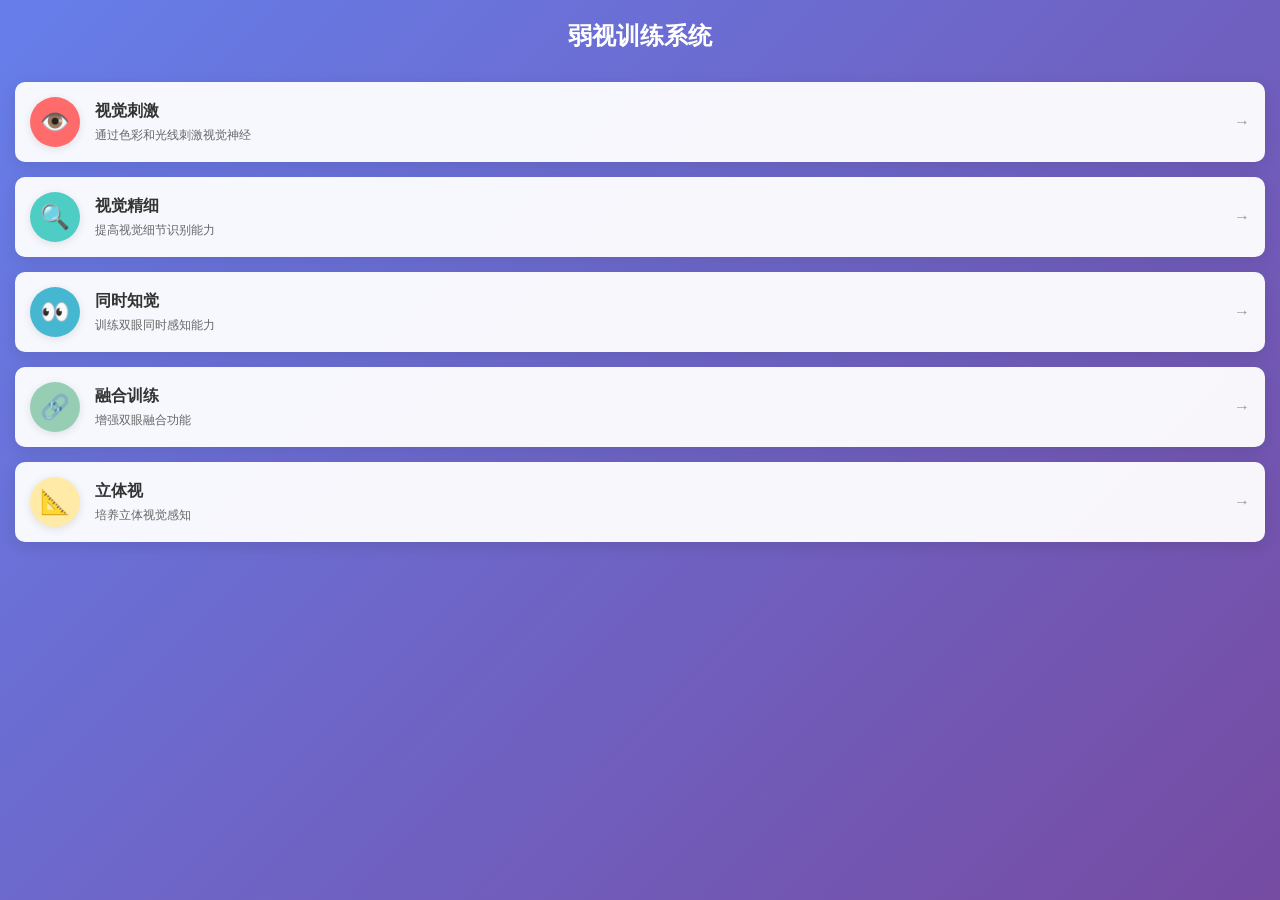
<file: index.html>
<!DOCTYPE html>
<html lang="zh-CN">
  <head>
    <link rel="stylesheet" href="/assets/uni.d2d02b84.css">

    <meta charset="UTF-8" />
    <script>
      var coverSupport = 'CSS' in window && typeof CSS.supports === 'function' && (CSS.supports('top: env(a)') ||
        CSS.supports('top: constant(a)'))
      document.write(
        '<meta name="viewport" content="width=device-width, user-scalable=no, initial-scale=1.0, maximum-scale=1.0, minimum-scale=1.0' +
        (coverSupport ? ', viewport-fit=cover' : '') + '" />')
    </script>
    <title>rsxl</title>
    <!--preload-links-->
    <!--app-context-->
    <script type="module" crossorigin src="/assets/index-CVZMJhMa.js"></script>
    <link rel="stylesheet" crossorigin href="/assets/index-C7CChAY5.css">
  </head>
  <body>
    <div id="app"><!--app-html--></div>
  </body>
</html>
</file>
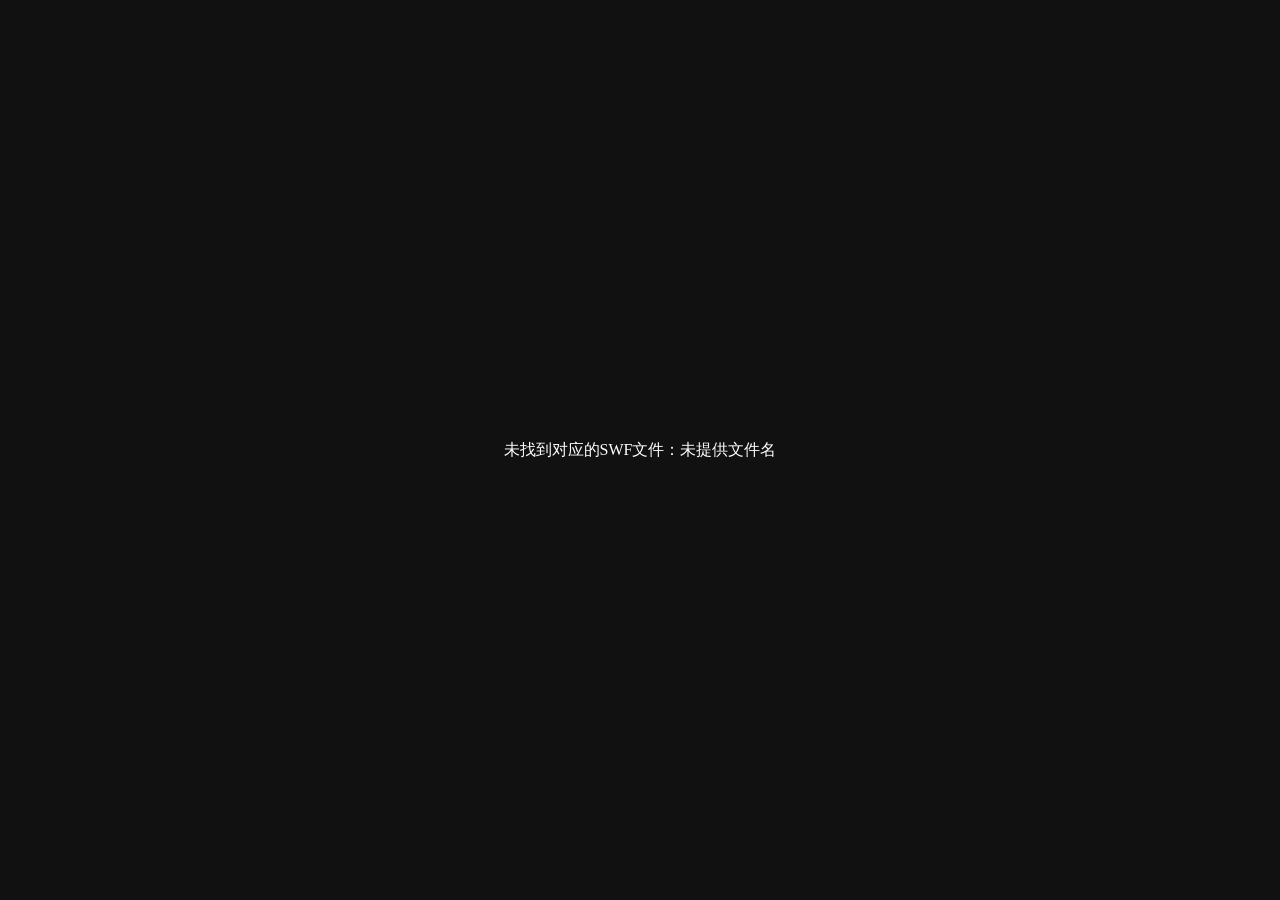
<file: static/swf-player/index.html>
<!DOCTYPE html>
<html lang="zh">
<head>
  <meta charset="UTF-8" />
  <meta name="viewport" content="width=device-width, initial-scale=1" />
  <title>SWF 播放器</title>
  <!-- <script src="/static/swf-player/ruffle/ruffle.js"></script> -->
  <!--<script src="https://rsxl-1301966675.cos.accelerate.myqcloud.com/ruffle/ruffle.js"></script>-->

    <!-- <script src="https://unpkg.com/@ruffle-rs/ruffle"></script> -->
	<script src="https://rsxl.work/static/swf-player/ruffle/ruffle.js"></script> 

  <script>
    window.RufflePlayer = window.RufflePlayer || {};
    window.RufflePlayer.config = { scale: 'fit', letterbox: 'off', quality: 'best' };
    function getParam(name) {
      const url = new URL(window.location.href);
      const val = url.searchParams.get(name);
      return val ? decodeURIComponent(val) : '';
    }
    async function swfExists(url) {
      try {
        const res = await fetch(url, { method: 'HEAD' });
        return res.ok;
      } catch (e) { return false; }
    }
    function isPC() {
      const ua = navigator.userAgent;
      return !(/Android|iPhone|iPad|iPod|Mobile|Tablet/i.test(ua));
    }
    function keyCodeFor(key) {
      switch (key) {
        case 'ArrowLeft': return 37;
        case 'ArrowUp': return 38;
        case 'ArrowRight': return 39;
        case 'ArrowDown': return 40;
        case 'Enter': return 13;
        case '1': return 49;
        case '2': return 50;
        case '3': return 51;
        case '4': return 52;
        default: return 0;
      }
    }
    function dispatchKey(type, key, player) {
      var keyCode = keyCodeFor(key);
      var evt = new KeyboardEvent(type, { key: key, code: key, keyCode: keyCode, which: keyCode, bubbles: true });
      try { Object.defineProperty(evt, 'keyCode', { get: function(){ return keyCode; } }); } catch(e){}
      try { Object.defineProperty(evt, 'which', { get: function(){ return keyCode; } }); } catch(e){}
      if (player) { player.dispatchEvent(evt); } else { document && document.dispatchEvent(evt); }
    }
    document.addEventListener('DOMContentLoaded', async () => {
      const file = getParam('file');
      const bg = getParam('bg');
      const v = getParam('v');
      const padRule = getParam('pad'); // 配置控制的虚拟键盘规则：'4' | '3' | '2' | 组合字母
      const padShow = getParam('padShow'); // 虚拟键盘默认显示(1/true)或隐藏(0/false)
      document.body.style.background = bg || '#111';
      const swfPath = file && file.includes('/') ? file : `https://cdn.jsdelivr.net/gh/zthub/rsxl@main/static/swf/${file}`;
      const swfUrl = `${swfPath}${v ? `?v=${v}` : ''}`;
      const exists = file && await swfExists(swfUrl);
      if (!exists) {
        const msg = document.getElementById('missing-msg');
        msg.innerText = `未找到对应的SWF文件：${file || '未提供文件名'}`;
        msg.style.display = 'flex';
        return;
      }
      const r = window.RufflePlayer?.newest();
      if (!r) return;
      const player = r.createPlayer();
      player.style.width = '100%';
      player.style.height = '100%';
      document.getElementById('player').appendChild(player);
      player.load(swfUrl);
      // 虚拟方向键初始化（非PC且存在padRule时显示）
      const pad = document.getElementById('virtual-pad');
      if (padRule) {
        var showDefault = padShow ? ((padShow === '1') || (String(padShow).toLowerCase() === 'true')) : true;
        pad.style.display = showDefault ? 'grid' : 'none';
        pad.style.gridTemplateRows = 'auto auto';
        // 解析 padRule：支持 '4'|'3'|'2' 以及由字母组成的集合，如 'lrd'、'lr'、'ud'，以及数字键 '1234' 和回车 'e'
        function parsePad(rule) {
          if (!rule) return [];
          var r = String(rule).toLowerCase();
          var letterMap = { l: 'ArrowLeft', r: 'ArrowRight', u: 'ArrowUp', d: 'ArrowDown', e: 'Enter' };
          if (/^[lrude]+$/.test(r)) {
            var arr = []; for (var i = 0; i < r.length; i++) { var ch = r.charAt(i); if (letterMap[ch]) arr.push(letterMap[ch]); }
            return arr;
          }
          // 先处理简写数量：'4'|'3'|'2' 映射为方向键集合
          switch (r) {
            case '4': return ['ArrowUp','ArrowLeft','ArrowDown','ArrowRight'];
            case '3': return ['ArrowLeft','ArrowRight','ArrowDown']; // 默认三键为 左、右、下
            case '2': return ['ArrowLeft','ArrowRight'];
          }
          // 再处理数字集合：如 '1234'、'12' 等，仅呈现指定的数字键
          if (/^[1234]+$/.test(r)) {
            var nums = []; for (var j = 0; j < r.length; j++) { var dj = r.charAt(j); if (/[1-4]/.test(dj)) nums.push(dj); }
            // 去重并按 1-4 排序
            var order = ['1','2','3','4']; var uniq = []; nums.forEach(function(k){ if (uniq.indexOf(k) < 0) uniq.push(k); }); uniq.sort(function(a,b){ return order.indexOf(a) - order.indexOf(b); });
            return uniq;
          }
          return [];
        }
        var keys = parsePad(padRule);
        if (!keys.length) { pad.style.display = 'none'; return; }
        var has = function(k){ return keys.indexOf(k) >= 0; };
        var udOnly = has('ArrowUp') && has('ArrowDown') && !has('ArrowLeft') && !has('ArrowRight') && !has('Enter');
        var numOnly = keys.every(function(k){ return ['1','2','3','4'].indexOf(k) >= 0; });
        pad.style.gridTemplateRows = (udOnly || numOnly) ? 'auto' : 'auto auto';
        pad.innerHTML = numOnly
          ? (function(){
              var order = ['1','2','3','4'];
              var html = '<div class="pad-row">';
              order.forEach(function(n){
                if (has(n)) { html += '<div class="pad-btn" data-key="'+n+'">'+n+'</div>'; }
              });
              html += '</div>';
              return html;
            })()
          : (udOnly
            ? '<div class="pad-row"><div class="pad-btn" data-key="ArrowUp">↑</div><div class="pad-btn" data-key="ArrowDown">↓</div></div>'
            : (has('ArrowUp') ? '<div class="pad-row"><div class="pad-btn" data-key="ArrowUp">↑</div></div>' : '') +
              '<div class="pad-row">' +
              (has('ArrowLeft') ? '<div class="pad-btn" data-key="ArrowLeft">←</div>' : '') +
              (has('ArrowDown') ? '<div class="pad-btn" data-key="ArrowDown">↓</div>' : '') +
              (has('ArrowRight') ? '<div class="pad-btn" data-key="ArrowRight">→</div>' : '') +
              (has('Enter') ? '<div class="pad-btn" data-key="Enter">↵</div>' : '') +
              '</div>'
            );
        // 创建显示/隐藏切换按钮（非PC且存在padRule）
        var toggle = document.getElementById('pad-toggle');
        if (!toggle) {
          toggle = document.createElement('div');
          toggle.id = 'pad-toggle';
          toggle.className = 'pad-toggle';
          toggle.setAttribute('data-on', showDefault ? '1' : '0');
          toggle.innerText = showDefault ? '隐藏键盘' : '显示键盘';
          pad.parentElement.appendChild(toggle);
        }
        function updateToggleLabel() {
          var vis = pad.style.display !== 'none';
          toggle.setAttribute('data-on', vis ? '1' : '0');
          toggle.innerText = vis ? '隐藏键盘' : '显示键盘';
        }
        toggle.addEventListener('click', function(e){
          if (e) { e.preventDefault && e.preventDefault(); e.stopPropagation && e.stopPropagation(); }
          var vis = pad.style.display !== 'none';
          pad.style.display = vis ? 'none' : 'grid';
          updateToggleLabel();
        });
        try { player.focus && player.focus(); } catch(e){}
        const target = player; // 将键盘事件分发到 Ruffle 播放器元素
        const activeIntervals = new Map();
        const pressTimers = new Map();
        const autoReleaseTimers = new Map();
        const pressedKeys = new Set();
        const pressStartTimes = new Map();
        // 全屏兼容：进入全屏时将虚拟键移入全屏元素，退出时移回
        var padOriginalParent = pad.parentElement;
        function handleFullscreenChange(){
          var fe = document.fullscreenElement || document.webkitFullscreenElement;
          var container = null;
          if (fe) {
            try {
              container = (player && player.shadowRoot) ? player.shadowRoot : fe;
              // 若在 Shadow DOM 中，需注入样式以保障虚拟键及切换按钮可见
              if (container === player.shadowRoot) {
                if (!container.querySelector('#pad-shadow-style')) {
                  var styleEl = document.createElement('style');
                  styleEl.id = 'pad-shadow-style';
                  styleEl.textContent = '.virtual-pad{position:fixed;left:50%;bottom:20px;transform:translateX(-50%);z-index:2147483647;display:grid;gap:12px;} .pad-row{display:flex;justify-content:center;gap:12px;} .pad-btn{width:56px;height:56px;border-radius:50%;background:rgba(0,0,0,0.6);color:#fff;display:flex;align-items:center;justify-content:center;font-size:20px;user-select:none;touch-action:manipulation;box-shadow:0 4px 12px rgba(0,0,0,0.25);} .pad-btn:active{background:rgba(0,0,0,0.8);} .pad-toggle{position:fixed;right:20px;bottom:20px;z-index:2147483647;background:rgba(0,0,0,0.6);color:#fff;padding:8px 12px;border-radius:999px;font-size:14px;user-select:none;touch-action:manipulation;box-shadow:0 4px 12px rgba(0,0,0,0.25);} .pad-toggle:active{background:rgba(0,0,0,0.8);}';
                  container.appendChild(styleEl);
                }
              }
              container.appendChild(pad);
              // 同步移动切换按钮到全屏容器
              var toggleEl = document.getElementById('pad-toggle');
              if (toggleEl) { container.appendChild(toggleEl); }
              // 全屏时使用固定定位确保相对屏幕定位
              pad.style.position = 'fixed';
              pad.style.zIndex = '2147483647';
              pad.style.pointerEvents = 'auto';
              if (toggleEl) {
                toggleEl.style.position = 'fixed';
                toggleEl.style.zIndex = '2147483647';
                toggleEl.style.pointerEvents = 'auto';
              }
            } catch(e){}
          } else {
            try {
              padOriginalParent && padOriginalParent.appendChild(pad);
              // 退出全屏时切回原容器并恢复层级
              var toggleEl2 = document.getElementById('pad-toggle');
              if (toggleEl2 && padOriginalParent) { padOriginalParent.appendChild(toggleEl2); }
              pad.style.position = 'fixed';
              pad.style.zIndex = '9999';
              pad.style.pointerEvents = 'auto';
              if (toggleEl2) {
                toggleEl2.style.position = 'fixed';
                toggleEl2.style.zIndex = '9999';
                toggleEl2.style.pointerEvents = 'auto';
              }
            } catch(e){}
          }
        }
        document.addEventListener('fullscreenchange', handleFullscreenChange);
        document.addEventListener('webkitfullscreenchange', handleFullscreenChange);
        // 同时监听宿主元素，提升兼容性
        player.addEventListener && player.addEventListener('fullscreenchange', handleFullscreenChange);
        player.addEventListener && player.addEventListener('webkitfullscreenchange', handleFullscreenChange);
        // 初始化一次，若已在全屏中
        handleFullscreenChange();
        function startKey(key) {
          // 如已按下则忽略，避免重复触发造成一次跳多格
          if (pressedKeys.has(key)) { return; }
          pressedKeys.add(key);
          pressStartTimes.set(key, Date.now());
          try { player && player.focus && player.focus(); } catch(e){}
          // 立即触发一次（单击只触发一次）
          dispatchKey('keydown', key, target);
          // 数字键不需要连续触发
          var isNumericKey = /^[1-4]$/.test(key);
          if (!isNumericKey) {
            const repeatMs = (function(rule){ var r = String(rule||'').toLowerCase(); return (r==='2'||r==='lr') ? 90 : 120; })(padRule);
            const t = setTimeout(function(){
              if (!pressedKeys.has(key)) return;
              if (activeIntervals.has(key)) return;
              const id = setInterval(function(){ dispatchKey('keydown', key, target); }, repeatMs);
              activeIntervals.set(key, id);
            }, 300);
            pressTimers.set(key, t);
          }
          // 兜底：若未收到结束事件（某些设备/浏览器偶发），自动释放，避免进入不可点击状态
          const auto = setTimeout(function(){
            if (pressedKeys.has(key) && !activeIntervals.has(key)) { endKey(key); }
          }, isNumericKey ? 200 : 700);
          autoReleaseTimers.set(key, auto);
        }
        function endKey(key) {
          const t = pressTimers.get(key);
          if (t) { clearTimeout(t); pressTimers.delete(key); }
          const auto = autoReleaseTimers.get(key);
          if (auto) { clearTimeout(auto); autoReleaseTimers.delete(key); }
          const id = activeIntervals.get(key);
          if (id) { clearInterval(id); activeIntervals.delete(key); }
          if (pressedKeys.has(key)) {
            pressedKeys.delete(key);
            pressStartTimes.delete(key);
            dispatchKey('keyup', key, target);
          }
        }
        const btns = pad.querySelectorAll('.pad-btn');
        var lastInputWasTouch = false;
        var resetTouchFlagTimer = null;
        btns.forEach(function(btn){
          var key = btn.dataset.key;
          var startTouch = function(e){
            if (e) { e.preventDefault && e.preventDefault(); e.stopPropagation && e.stopPropagation(); }
            lastInputWasTouch = true;
            if (resetTouchFlagTimer) { clearTimeout(resetTouchFlagTimer); }
            resetTouchFlagTimer = setTimeout(function(){ lastInputWasTouch = false; }, 500);
            startKey(key);
          };
          var startMouse = function(e){
            if (e) { e.preventDefault && e.preventDefault(); e.stopPropagation && e.stopPropagation(); }
            if (lastInputWasTouch) return;
            startKey(key);
          };
          var end = function(e){
            if (e) { e.preventDefault && e.preventDefault(); e.stopPropagation && e.stopPropagation(); }
            endKey(key);
          };
          btn.addEventListener('touchstart', startTouch, { passive: false });
          btn.addEventListener('touchend', end, { passive: false });
          btn.addEventListener('touchcancel', end, { passive: false });
          btn.addEventListener('mousedown', startMouse);
          btn.addEventListener('mouseup', end);
          btn.addEventListener('mouseleave', end);
        });
      }
    });
  </script>
  <style>
    html, body { height: 100%; }
    body { margin: 0; }
    #player { width: 100%; height: 100vh; }
    /* 虚拟键盘容器 */
    .virtual-pad {
      position: fixed;
      left: 50%;
      bottom: 20px;
      transform: translateX(-50%);
      z-index: 9999;
      display: grid;
      gap: 12px;
      pointer-events: auto;
    }
    .pad-row { display: flex; justify-content: center; gap: 12px; }
    .pad-btn {
      width: 56px; height: 56px; border-radius: 50%;
      background: rgba(0,0,0,0.6); color: #fff;
      display: flex; align-items: center; justify-content: center;
      font-size: 20px;
      user-select: none;
      touch-action: manipulation;
      box-shadow: 0 4px 12px rgba(0,0,0,0.25);
    }
    .pad-btn:active { background: rgba(0,0,0,0.8); }
    /* 切换开关 */
    .pad-toggle {
      position: fixed;
      right: 20px; bottom: 20px;
      z-index: 9999;
      background: rgba(0,0,0,0.6); color: #fff;
      padding: 8px 12px; border-radius: 999px;
      font-size: 14px;
      user-select: none;
      touch-action: manipulation;
      box-shadow: 0 4px 12px rgba(0,0,0,0.25);
    }
    .pad-toggle:active { background: rgba(0,0,0,0.8); }
  </style>
</head>
<body>
  <div id="player"></div>
  <div id="virtual-pad" class="virtual-pad" style="display:none"></div>
  <div id="missing-msg" style="position:fixed;inset:0;display:none;align-items:center;justify-content:center;color:#fff;font-size:16px;">SWF文件未找到</div>
</body>
</html>
</file>
<file: assets/uni.d2d02b84.css>
@keyframes once-show{0%{top:0}}uni-resize-sensor,uni-resize-sensor>div{position:absolute;left:0;top:0;right:0;bottom:0;overflow:hidden}uni-resize-sensor{display:block;z-index:-1;visibility:hidden;animation:once-show 1ms}uni-resize-sensor>div>div{position:absolute;left:0;top:0}uni-resize-sensor>div:first-child>div{width:100000px;height:100000px}uni-resize-sensor>div:last-child>div{width:200%;height:200%}uni-text[selectable]{cursor:auto;-webkit-user-select:text;user-select:text}uni-text{white-space:pre-line}uni-view{display:block}uni-view[hidden]{display:none}uni-toast{position:fixed;top:0;right:0;bottom:0;left:0;z-index:999;display:block;box-sizing:border-box;pointer-events:none;font-size:16px}.uni-sample-toast{position:fixed;z-index:999;top:50%;left:50%;transform:translate(-50%,-50%);text-align:center;max-width:80%}.uni-simple-toast__text{display:inline-block;vertical-align:middle;color:#fff;background-color:rgba(17,17,17,.7);padding:10px 20px;border-radius:5px;font-size:13px;text-align:center;max-width:100%;word-break:break-word;white-space:normal}uni-toast .uni-mask{pointer-events:auto}.uni-toast{position:fixed;z-index:999;width:8em;top:50%;left:50%;transform:translate(-50%,-50%);background:rgba(17,17,17,.7);text-align:center;border-radius:5px;color:#fff}.uni-toast *{box-sizing:border-box}.uni-toast__icon{margin:20px 0 0;width:38px!important;height:38px!important;vertical-align:baseline!important}.uni-icon_toast{margin:15px 0 0}.uni-icon_toast.uni-icon-success-no-circle:before{color:#fff;font-size:55px}.uni-icon_toast.uni-loading{margin:20px 0 0;width:38px;height:38px;vertical-align:baseline}.uni-toast__content{margin:0 0 15px}uni-web-view{display:flex}uni-web-view.uni-webview--fullscreen{position:absolute;left:0;right:0;top:0;bottom:0}uni-web-view.uni-webview{flex:1}uni-web-view.uni-webview>iframe{width:100%;height:100%;border:none}
</file>
<file: assets/index-C7CChAY5.css>
*{margin:0;-webkit-tap-highlight-color:transparent}html,body{-webkit-user-select:none;user-select:none;width:100%;height:100%}body{overflow-x:hidden;font-size:16px}uni-app,uni-page,uni-page-wrapper,uni-page-body{display:block;box-sizing:border-box;width:100%}uni-page-wrapper{position:relative}#app,uni-app,uni-page,uni-page-wrapper{height:100%}.uni-mask{position:fixed;z-index:999;top:0;right:0;left:0;bottom:0;background:rgba(0,0,0,.5)}.uni-fade-enter-active,.uni-fade-leave-active{transition-duration:.25s;transition-property:opacity;transition-timing-function:ease}.uni-fade-enter-from,.uni-fade-leave-active{opacity:0}.uni-loading,uni-button[loading]:before{background-color:transparent;background-image:url(data:image/svg+xml;base64,\ [base64]);background-repeat:no-repeat}.uni-loading{width:20px;height:20px;display:inline-block;vertical-align:middle;animation:uni-loading 1s steps(12,end) infinite;background-size:100%}@keyframes uni-loading{0%{transform:rotate3d(0,0,1,0)}to{transform:rotate3d(0,0,1,360deg)}}html{--primary-color: #007aff;--UI-BG: #fff;--UI-BG-1: #f7f7f7;--UI-BG-2: #fff;--UI-BG-3: #f7f7f7;--UI-BG-4: #4c4c4c;--UI-BG-5: #fff;--UI-FG: #000;--UI-FG-0: rgba(0, 0, 0, .9);--UI-FG-HALF: rgba(0, 0, 0, .9);--UI-FG-1: rgba(0, 0, 0, .5);--UI-FG-2: rgba(0, 0, 0, .3);--UI-FG-3: rgba(0, 0, 0, .1)}uni-page[data-type] uni-page-body{background-color:transparent}body:after{position:fixed;content:"";left:-1000px;top:-1000px;animation:shadow-preload .1s;animation-delay:3s}@keyframes shadow-preload{0%{background-image:url(https://cdn.dcloud.net.cn/img/shadow-grey.png)}to{background-image:url(https://cdn.dcloud.net.cn/img/shadow-grey.png)}}.uni-async-error{position:absolute;left:0;right:0;top:0;bottom:0;color:#999;padding:100px 10px;text-align:center}.uni-async-loading{box-sizing:border-box;width:100%;padding:50px;text-align:center}.uni-async-loading .uni-loading{width:30px;height:30px}uni-page-head{display:block;box-sizing:border-box}.uni-page-head{position:fixed;left:var(--window-left);right:var(--window-right);height:44px;height:calc(44px + constant(safe-area-inset-top));height:calc(44px + env(safe-area-inset-top));padding:7px 3px;padding-top:calc(7px + constant(safe-area-inset-top));padding-top:calc(7px + env(safe-area-inset-top));display:flex;overflow:hidden;justify-content:space-between;box-sizing:border-box;z-index:998;color:#fff;background-color:#000;transition-property:all}.uni-page-head *{box-sizing:border-box}.uni-page-head .uni-btn-icon{overflow:hidden;min-width:1em;font-style:normal}.uni-page-head-titlePenetrate,.uni-page-head-titlePenetrate .uni-page-head-bd,.uni-page-head-titlePenetrate .uni-page-head-bd *{pointer-events:none}.uni-page-head-titlePenetrate *{pointer-events:auto}.uni-page-head.uni-page-head-transparent .uni-page-head-ft>div{justify-content:center}.uni-page-head~.uni-placeholder{width:100%;height:44px;height:calc(44px + constant(safe-area-inset-top));height:calc(44px + env(safe-area-inset-top))}.uni-placeholder-titlePenetrate{pointer-events:none}.uni-page-head-hd{display:flex;align-items:center;font-size:16px}.uni-page-head-bd{position:absolute;left:70px;right:70px;min-width:0;-webkit-user-select:auto;user-select:auto}.uni-page-head-btn{position:relative;width:auto;margin:0 2px;word-break:keep-all;white-space:pre;cursor:pointer;font-size:0px}.uni-page-head-transparent .uni-page-head-btn{display:flex;align-items:center;width:32px;height:32px;border-radius:50%;background-color:rgba(0,0,0,.5)}.uni-page-head-btn-red-dot:after{content:attr(badge-text);position:absolute;right:0;top:0;background-color:red;color:#fff;width:18px;height:18px;line-height:18px;border-radius:18px;overflow:hidden;transform:scale(.5) translate(40%,-40%);transform-origin:100% 0}.uni-page-head-btn-red-dot[badge-text]:after{font-size:12px;width:auto;min-width:18px;max-width:42px;text-align:center;padding:0 3px;transform:scale(.7) translate(40%,-40%)}.uni-page-head-btn-select svg{vertical-align:middle;margin-left:2px;transform:rotate(270deg) scale(.8)}.uni-page-head-search{position:relative;display:flex;flex:1;margin:0 2px;line-height:30px;font-size:15px}.uni-page-head-search-input{width:100%;height:100%;padding-left:34px;text-align:left}.uni-page-head-search-input .uni-input-input:disabled{pointer-events:none}.uni-page-head-search-placeholder{position:absolute;max-width:100%;height:100%;padding-left:34px;overflow:hidden;word-break:keep-all;white-space:pre}.uni-page-head-search-placeholder-right{right:0}.uni-page-head-search-placeholder-center{left:50%;transform:translate(-50%)}.uni-page-head-search-icon{position:absolute;top:0;left:2px;width:30px;height:30px;display:flex;justify-content:center;align-items:center}.uni-page-head-ft{display:flex;align-items:center;flex-direction:row-reverse;font-size:13px}.uni-page-head__title{font-weight:700;font-size:16px;line-height:30px;text-align:center;overflow:hidden;white-space:nowrap;text-overflow:ellipsis}.uni-page-head__title .uni-loading{width:16px;height:16px;margin-top:-3px}.uni-page-head__title .uni-page-head__title_image{width:auto;height:26px;vertical-align:middle}.uni-page-head-shadow{overflow:visible}.uni-page-head-shadow:after{content:"";position:absolute;left:0;right:0;top:100%;height:5px;background-size:100% 100%}uni-page-head[uni-page-head-type=default]~uni-page-wrapper{height:calc(100% - 44px);height:calc(100% - 44px - constant(safe-area-inset-top));height:calc(100% - 44px - env(safe-area-inset-top))}.uni-page-head-shadow-grey:after{background-image:url(https://cdn.dcloud.net.cn/img/shadow-grey.png)}.uni-page-head-shadow-blue:after{background-image:url(https://cdn.dcloud.net.cn/img/shadow-blue.png)}.uni-page-head-shadow-green:after{background-image:url(https://cdn.dcloud.net.cn/img/shadow-green.png)}.uni-page-head-shadow-orange:after{background-image:url(https://cdn.dcloud.net.cn/img/shadow-orange.png)}.uni-page-head-shadow-red:after{background-image:url(https://cdn.dcloud.net.cn/img/shadow-red.png)}.uni-page-head-shadow-yellow:after{background-image:url(https://cdn.dcloud.net.cn/img/shadow-yellow.png)}
</file>
